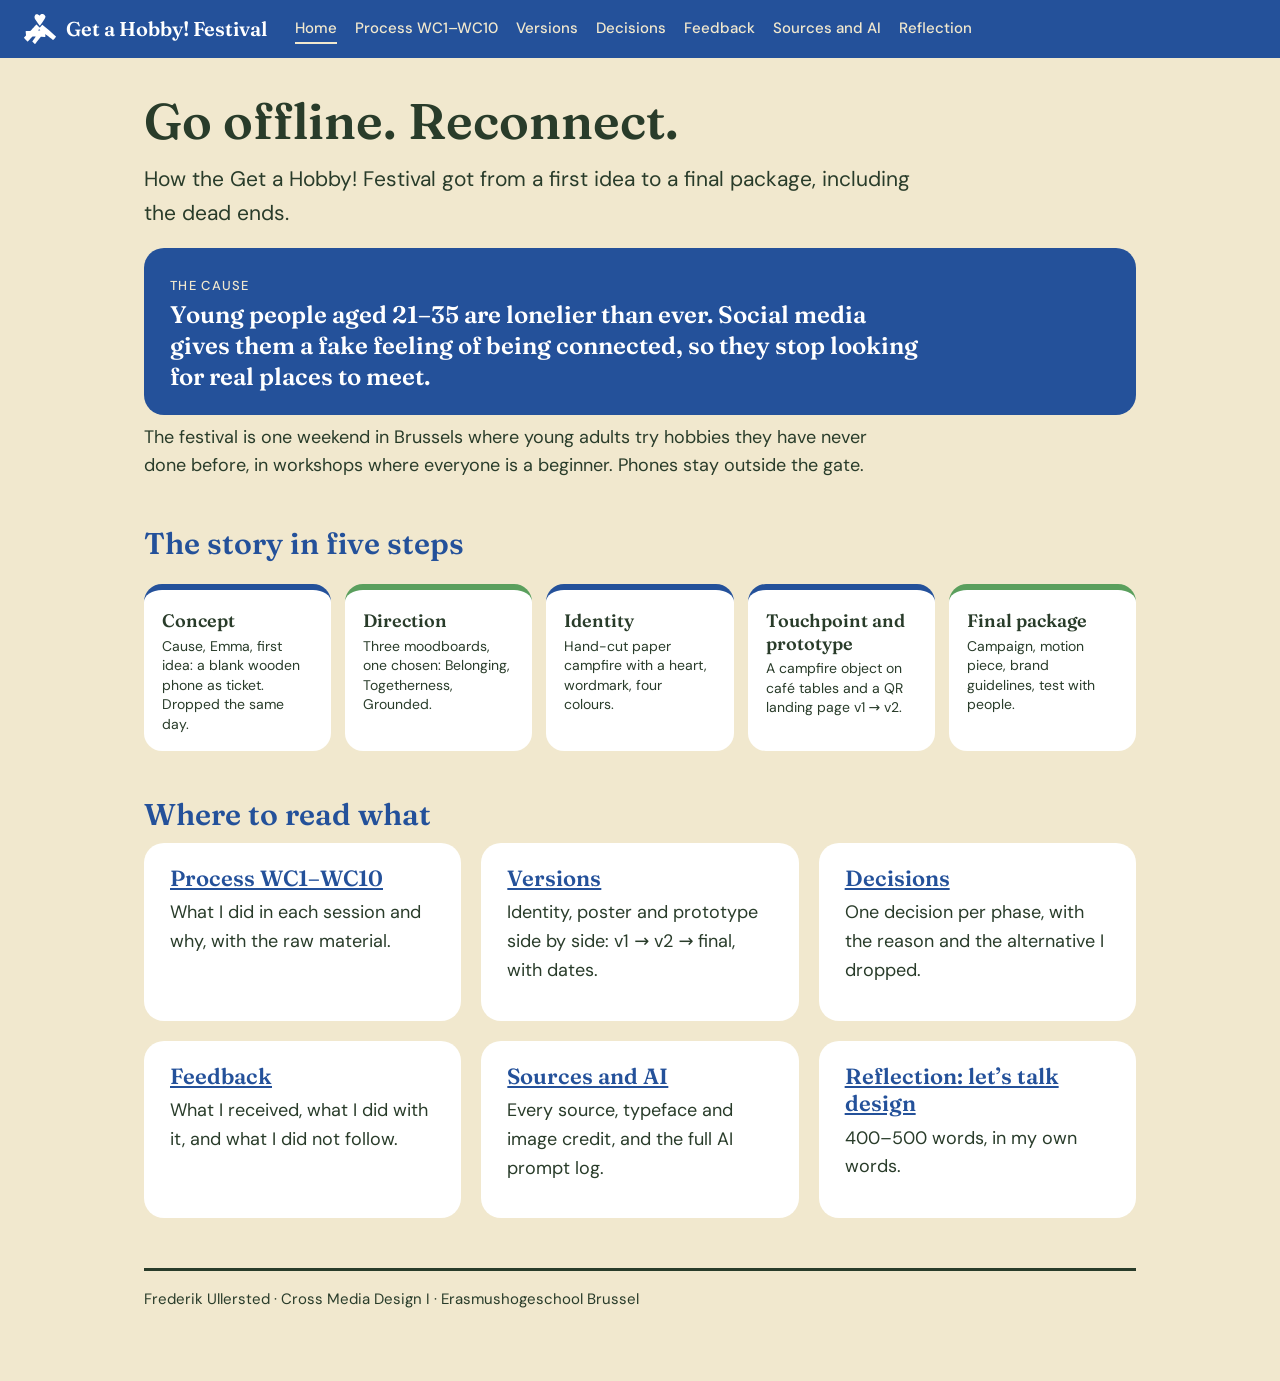
<file: index.html>
<!doctype html><html lang="en"><head><meta charset="utf-8"><meta name="viewport" content="width=device-width,initial-scale=1">
<title>Home · Get a Hobby! Festival process portfolio</title><meta name="description" content="Process portfolio for the Get a Hobby! Festival, Cross Media Design I, Erasmushogeschool Brussel">
<link rel="stylesheet" href="style.css"></head><body>
<header class="site"><a class="brand" href="index.html"><img src="img/mark_blue.svg" alt="">Get a Hobby! Festival</a><nav><a href="index.html" class="on">Home</a><a href="process.html" class="">Process WC1–WC10</a><a href="versions.html" class="">Versions</a><a href="decisions.html" class="">Decisions</a><a href="feedback.html" class="">Feedback</a><a href="sources.html" class="">Sources and AI</a><a href="reflection.html" class="">Reflection</a></nav></header>
<main>
<h1>Go offline. Reconnect.</h1>
<p class="lead">How the Get a Hobby! Festival got from a first idea to a final package, including the dead ends.</p>
<div class="card blue" style="margin:18px 0 8px"><div class="tag">The cause</div><p style="margin:0;font:600 24px/1.3 Fraunces,Georgia,serif;color:#fff">Young people aged 21–35 are lonelier than ever. Social media gives them a fake feeling of being connected, so they stop looking for real places to meet.</p></div>
<p>The festival is one weekend in Brussels where young adults try hobbies they have never done before, in workshops where everyone is a beginner. Phones stay outside the gate.</p>

<h2>The story in five steps</h2>
<div class="timeline">
<div class="step"><b>Concept</b><small>Cause, Emma, first idea: a blank wooden phone as ticket. Dropped the same day.</small></div>
<div class="step d"><b>Direction</b><small>Three moodboards, one chosen: Belonging, Togetherness, Grounded.</small></div>
<div class="step"><b>Identity</b><small>Hand-cut paper campfire with a heart, wordmark, four colours.</small></div>
<div class="step"><b>Touchpoint and prototype</b><small>A campfire object on café tables and a QR landing page v1 → v2.</small></div>
<div class="step d"><b>Final package</b><small>Campaign, motion piece, brand guidelines, test with people.</small></div>
</div>

<h2>Where to read what</h2>
<div class="grid g2">
<div class="card"><h3 style="margin-top:0"><a href="process.html">Process WC1–WC10</a></h3><p>What I did in each session and why, with the raw material.</p></div>
<div class="card"><h3 style="margin-top:0"><a href="versions.html">Versions</a></h3><p>Identity, poster and prototype side by side: v1 → v2 → final, with dates.</p></div>
<div class="card"><h3 style="margin-top:0"><a href="decisions.html">Decisions</a></h3><p>One decision per phase, with the reason and the alternative I dropped.</p></div>
<div class="card"><h3 style="margin-top:0"><a href="feedback.html">Feedback</a></h3><p>What I received, what I did with it, and what I did not follow.</p></div>
<div class="card"><h3 style="margin-top:0"><a href="sources.html">Sources and AI</a></h3><p>Every source, typeface and image credit, and the full AI prompt log.</p></div>
<div class="card"><h3 style="margin-top:0"><a href="reflection.html">Reflection: let’s talk design</a></h3><p>400–500 words, in my own words.</p></div>
</div>

<footer>Frederik Ullersted · Cross Media Design I · Erasmushogeschool Brussel</footer></main></body></html>
</file>
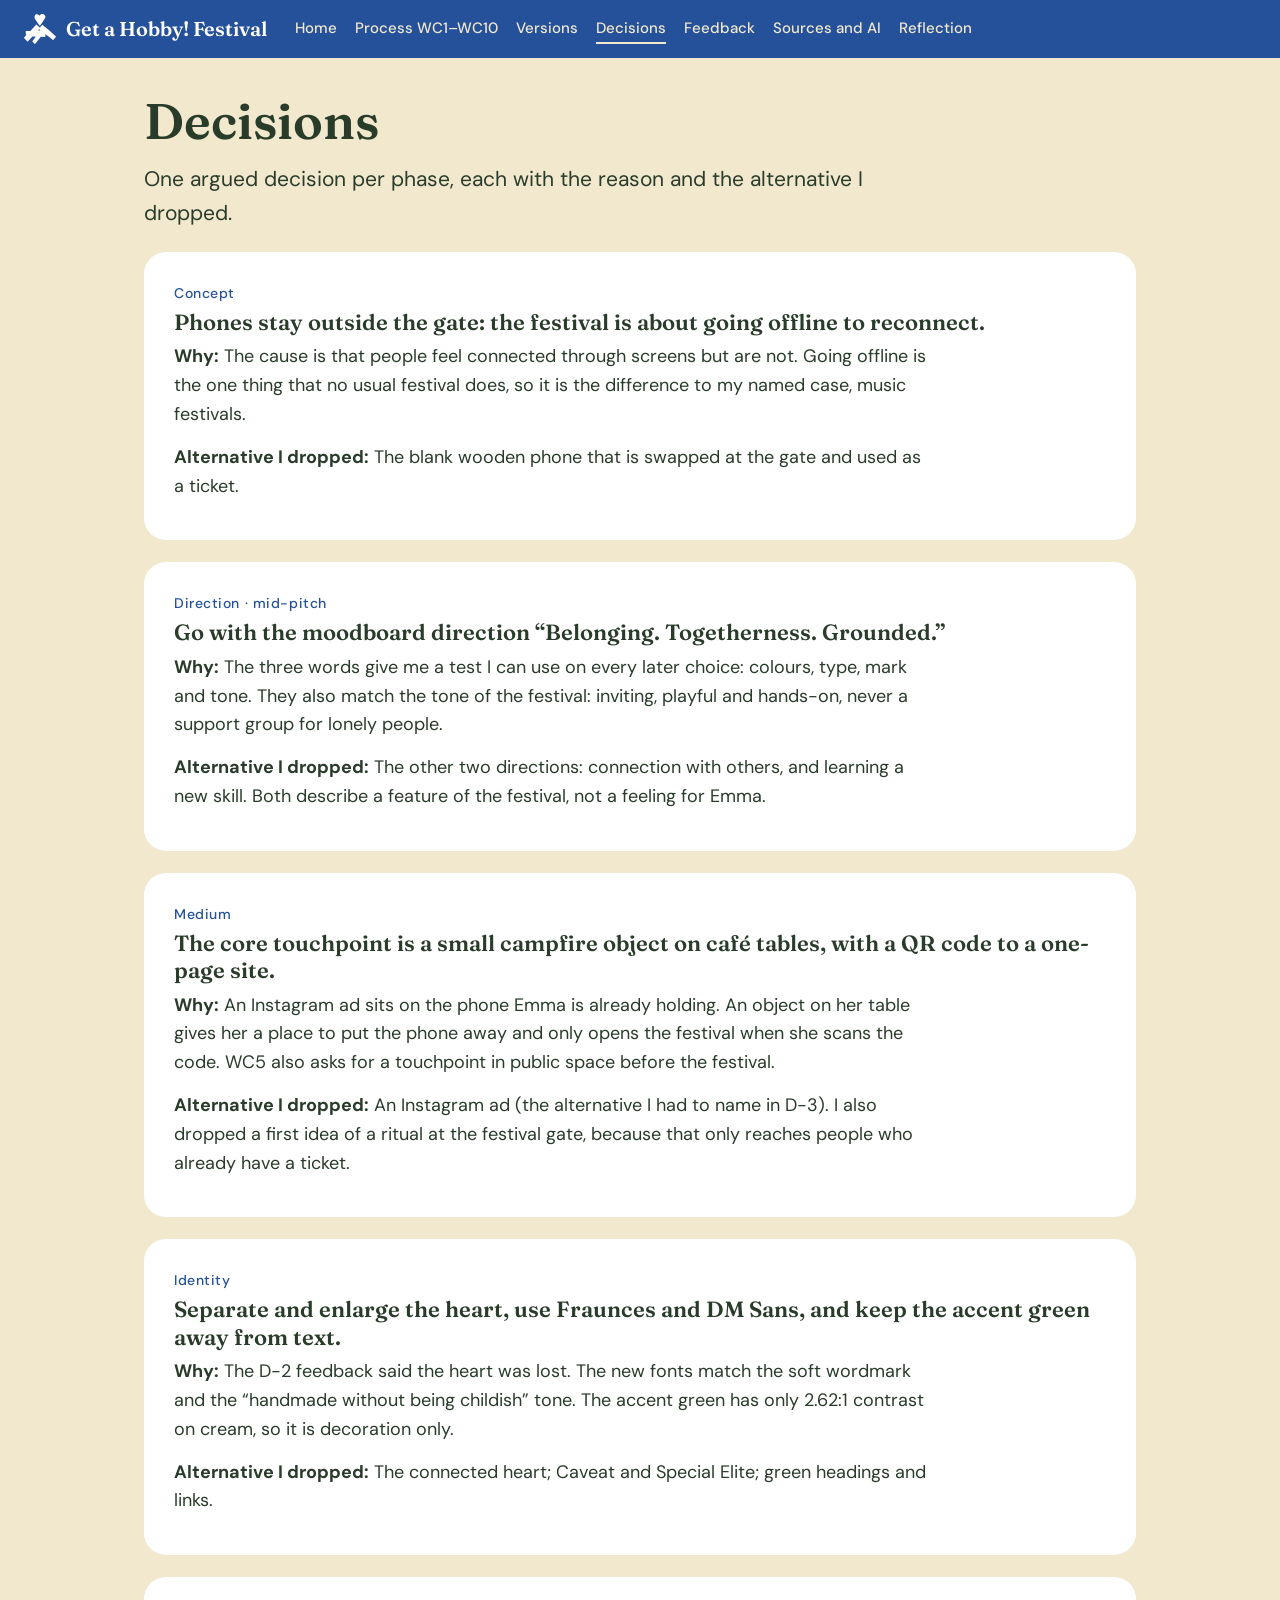
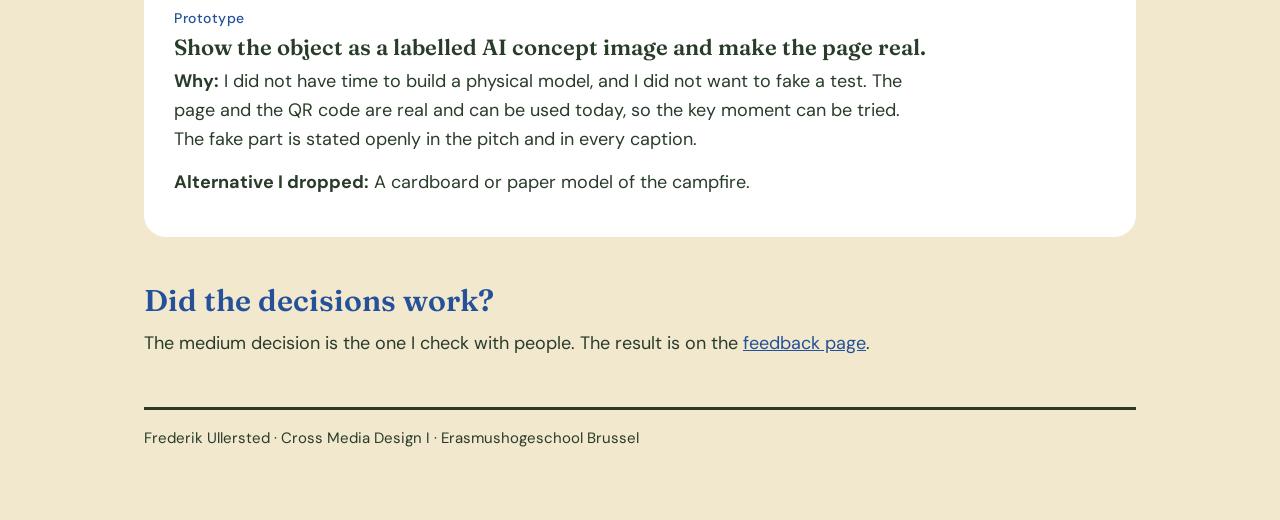
<file: decisions.html>
<!doctype html><html lang="en"><head><meta charset="utf-8"><meta name="viewport" content="width=device-width,initial-scale=1">
<title>Decisions · Get a Hobby! Festival process portfolio</title><meta name="description" content="Process portfolio for the Get a Hobby! Festival, Cross Media Design I, Erasmushogeschool Brussel">
<link rel="stylesheet" href="style.css"></head><body>
<header class="site"><a class="brand" href="index.html"><img src="img/mark_blue.svg" alt="">Get a Hobby! Festival</a><nav><a href="index.html" class="">Home</a><a href="process.html" class="">Process WC1–WC10</a><a href="versions.html" class="">Versions</a><a href="decisions.html" class="on">Decisions</a><a href="feedback.html" class="">Feedback</a><a href="sources.html" class="">Sources and AI</a><a href="reflection.html" class="">Reflection</a></nav></header>
<main>
<h1>Decisions</h1>
<p class="lead">One argued decision per phase, each with the reason and the alternative I dropped.</p>
<section class="entry"><span class="date">Concept</span><h3>Phones stay outside the gate: the festival is about going offline to reconnect.</h3><p><b>Why:</b> The cause is that people feel connected through screens but are not. Going offline is the one thing that no usual festival does, so it is the difference to my named case, music festivals.</p><p><b>Alternative I dropped:</b> The blank wooden phone that is swapped at the gate and used as a ticket.</p></section>
<section class="entry"><span class="date">Direction · mid-pitch</span><h3>Go with the moodboard direction “Belonging. Togetherness. Grounded.”</h3><p><b>Why:</b> The three words give me a test I can use on every later choice: colours, type, mark and tone. They also match the tone of the festival: inviting, playful and hands-on, never a support group for lonely people.</p><p><b>Alternative I dropped:</b> The other two directions: connection with others, and learning a new skill. Both describe a feature of the festival, not a feeling for Emma.</p></section>
<section class="entry"><span class="date">Medium</span><h3>The core touchpoint is a small campfire object on café tables, with a QR code to a one-page site.</h3><p><b>Why:</b> An Instagram ad sits on the phone Emma is already holding. An object on her table gives her a place to put the phone away and only opens the festival when she scans the code. WC5 also asks for a touchpoint in public space before the festival.</p><p><b>Alternative I dropped:</b> An Instagram ad (the alternative I had to name in D-3). I also dropped a first idea of a ritual at the festival gate, because that only reaches people who already have a ticket.</p></section>
<section class="entry"><span class="date">Identity</span><h3>Separate and enlarge the heart, use Fraunces and DM Sans, and keep the accent green away from text.</h3><p><b>Why:</b> The D-2 feedback said the heart was lost. The new fonts match the soft wordmark and the “handmade without being childish” tone. The accent green has only 2.62:1 contrast on cream, so it is decoration only.</p><p><b>Alternative I dropped:</b> The connected heart; Caveat and Special Elite; green headings and links.</p></section>
<section class="entry"><span class="date">Prototype</span><h3>Show the object as a labelled AI concept image and make the page real.</h3><p><b>Why:</b> I did not have time to build a physical model, and I did not want to fake a test. The page and the QR code are real and can be used today, so the key moment can be tried. The fake part is stated openly in the pitch and in every caption.</p><p><b>Alternative I dropped:</b> A cardboard or paper model of the campfire.</p></section>
<h2>Did the decisions work?</h2>
<p>The medium decision is the one I check with people. The result is on the <a href="feedback.html">feedback page</a>.</p>

<footer>Frederik Ullersted · Cross Media Design I · Erasmushogeschool Brussel</footer></main></body></html>
</file>
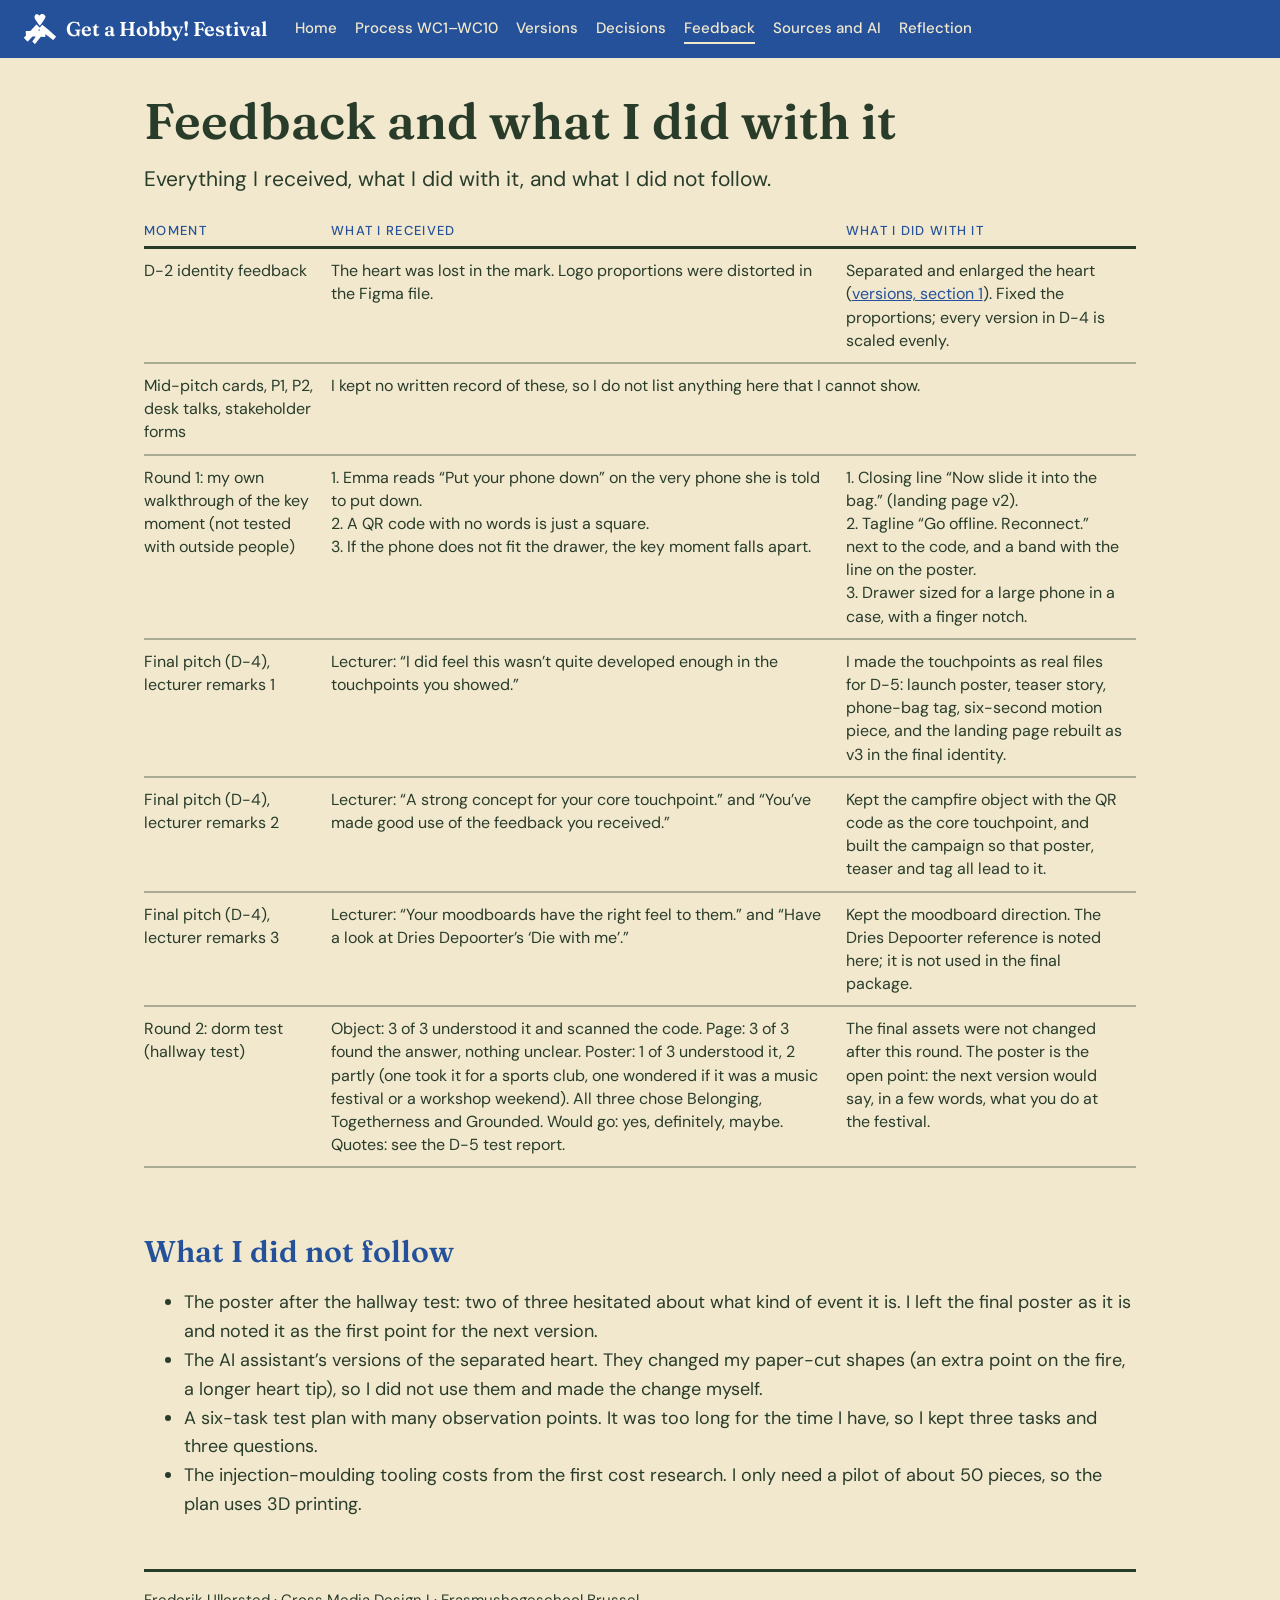
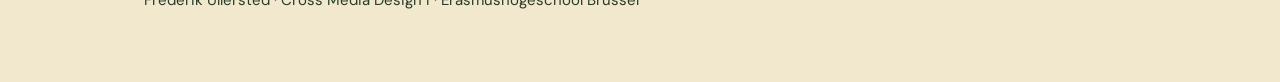
<file: feedback.html>
<!doctype html><html lang="en"><head><meta charset="utf-8"><meta name="viewport" content="width=device-width,initial-scale=1">
<title>Feedback · Get a Hobby! Festival process portfolio</title><meta name="description" content="Process portfolio for the Get a Hobby! Festival, Cross Media Design I, Erasmushogeschool Brussel">
<link rel="stylesheet" href="style.css"></head><body>
<header class="site"><a class="brand" href="index.html"><img src="img/mark_blue.svg" alt="">Get a Hobby! Festival</a><nav><a href="index.html" class="">Home</a><a href="process.html" class="">Process WC1–WC10</a><a href="versions.html" class="">Versions</a><a href="decisions.html" class="">Decisions</a><a href="feedback.html" class="on">Feedback</a><a href="sources.html" class="">Sources and AI</a><a href="reflection.html" class="">Reflection</a></nav></header>
<main>
<h1>Feedback and what I did with it</h1>
<p class="lead">Everything I received, what I did with it, and what I did not follow.</p>
<div class="tablewrap"><table><thead><tr><th>Moment</th><th>What I received</th><th>What I did with it</th></tr></thead><tbody>
<tr><td>D-2 identity feedback</td><td>The heart was lost in the mark. Logo proportions were distorted in the Figma file.</td><td>Separated and enlarged the heart (<a href="versions.html">versions, section 1</a>). Fixed the proportions; every version in D-4 is scaled evenly.</td></tr>
<tr><td>Mid-pitch cards, P1, P2, desk talks, stakeholder forms</td><td colspan="2">I kept no written record of these, so I do not list anything here that I cannot show.</td></tr>
<tr><td>Round 1: my own walkthrough of the key moment (not tested with outside people)</td><td>1. Emma reads “Put your phone down” on the very phone she is told to put down.<br>2. A QR code with no words is just a square.<br>3. If the phone does not fit the drawer, the key moment falls apart.</td><td>1. Closing line “Now slide it into the bag.” (landing page v2).<br>2. Tagline “Go offline. Reconnect.” next to the code, and a band with the line on the poster.<br>3. Drawer sized for a large phone in a case, with a finger notch.</td></tr>
<tr><td>Final pitch (D-4), lecturer remarks 1</td><td>Lecturer: “I did feel this wasn’t quite developed enough in the touchpoints you showed.”</td><td>I made the touchpoints as real files for D-5: launch poster, teaser story, phone-bag tag, six-second motion piece, and the landing page rebuilt as v3 in the final identity.</td></tr><tr><td>Final pitch (D-4), lecturer remarks 2</td><td>Lecturer: “A strong concept for your core touchpoint.” and “You’ve made good use of the feedback you received.”</td><td>Kept the campfire object with the QR code as the core touchpoint, and built the campaign so that poster, teaser and tag all lead to it.</td></tr><tr><td>Final pitch (D-4), lecturer remarks 3</td><td>Lecturer: “Your moodboards have the right feel to them.” and “Have a look at Dries Depoorter’s ‘Die with me’.”</td><td>Kept the moodboard direction. The Dries Depoorter reference is noted here; it is not used in the final package.</td></tr>
<tr><td>Round 2: dorm test (hallway test)</td><td>Object: 3 of 3 understood it and scanned the code. Page: 3 of 3 found the answer, nothing unclear. Poster: 1 of 3 understood it, 2 partly (one took it for a sports club, one wondered if it was a music festival or a workshop weekend). All three chose Belonging, Togetherness and Grounded. Would go: yes, definitely, maybe. Quotes: see the D-5 test report.</td><td>The final assets were not changed after this round. The poster is the open point: the next version would say, in a few words, what you do at the festival.</td></tr>
</tbody></table></div>
<h2>What I did not follow</h2>
<ul><li>The poster after the hallway test: two of three hesitated about what kind of event it is. I left the final poster as it is and noted it as the first point for the next version.</li>
<li>The AI assistant’s versions of the separated heart. They changed my paper-cut shapes (an extra point on the fire, a longer heart tip), so I did not use them and made the change myself.</li>
<li>A six-task test plan with many observation points. It was too long for the time I have, so I kept three tasks and three questions.</li>
<li>The injection-moulding tooling costs from the first cost research. I only need a pilot of about 50 pieces, so the plan uses 3D printing.</li></ul>

<footer>Frederik Ullersted · Cross Media Design I · Erasmushogeschool Brussel</footer></main></body></html>
</file>
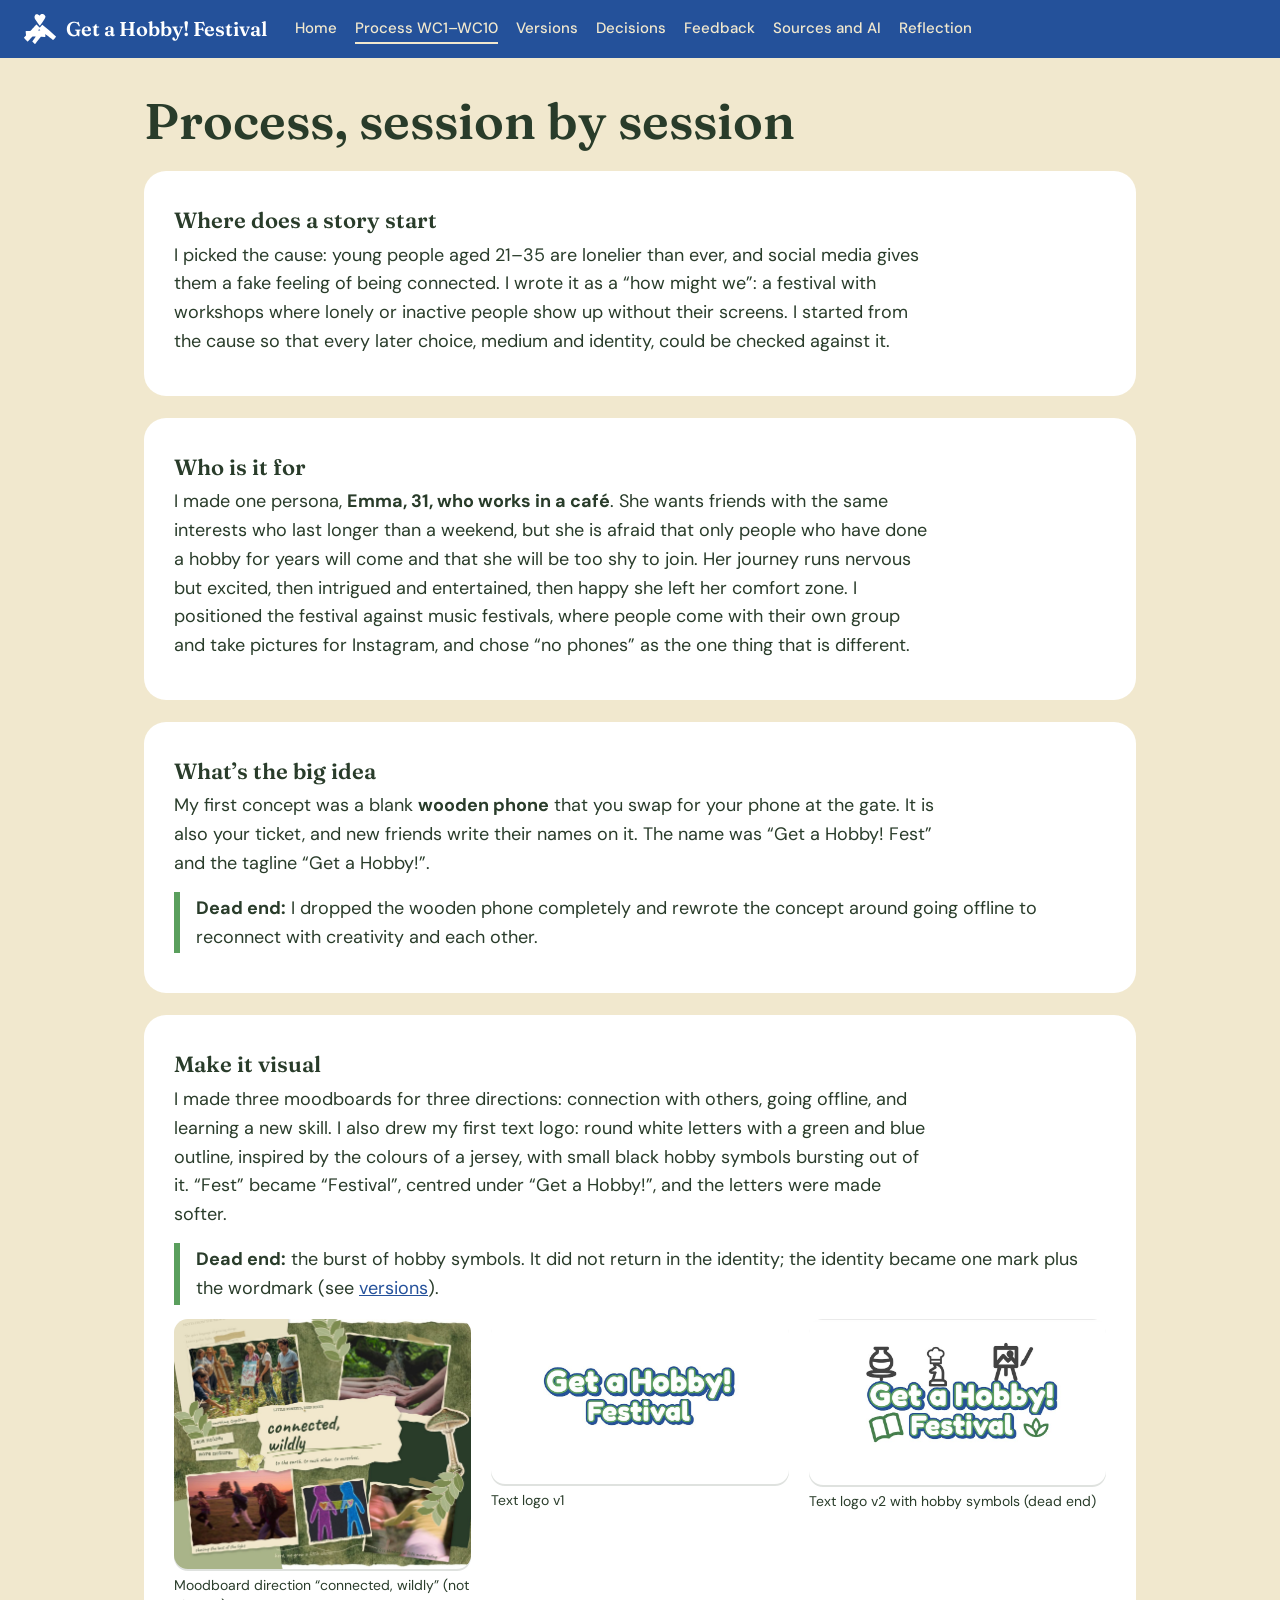
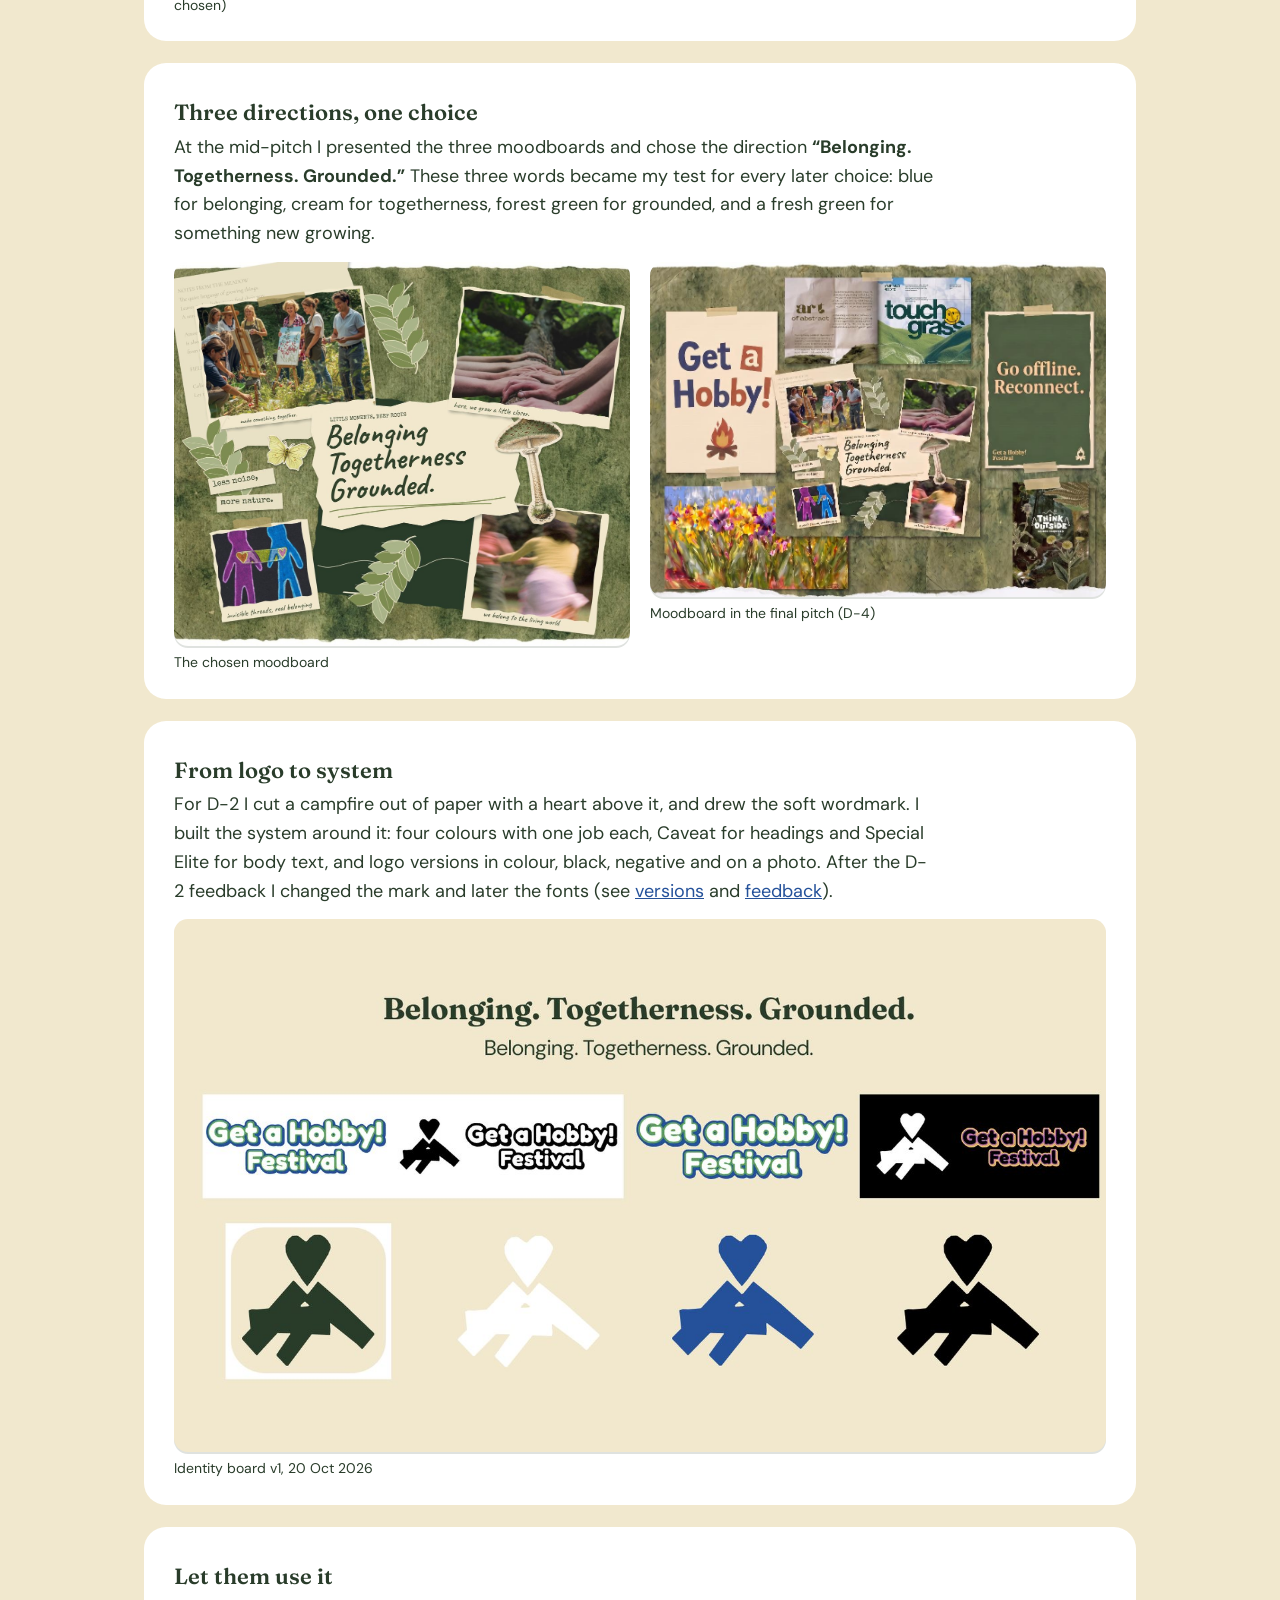
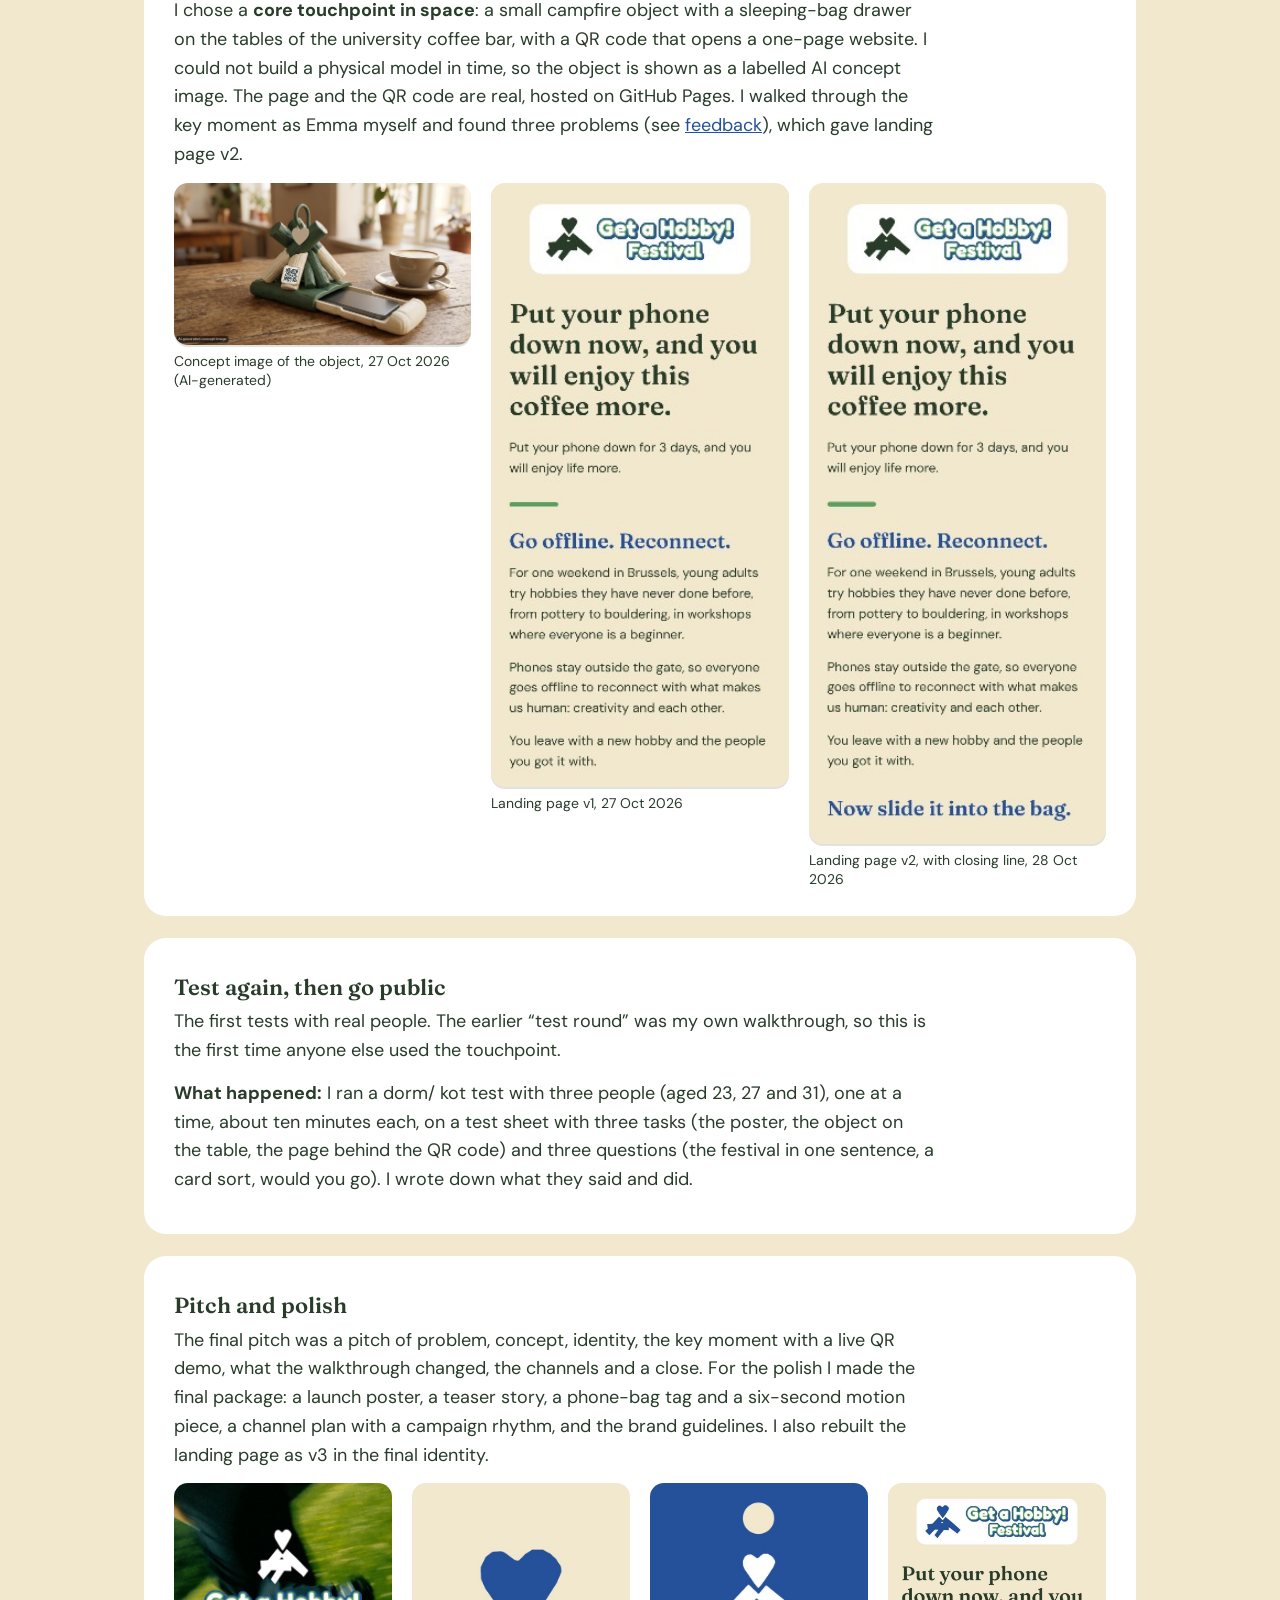
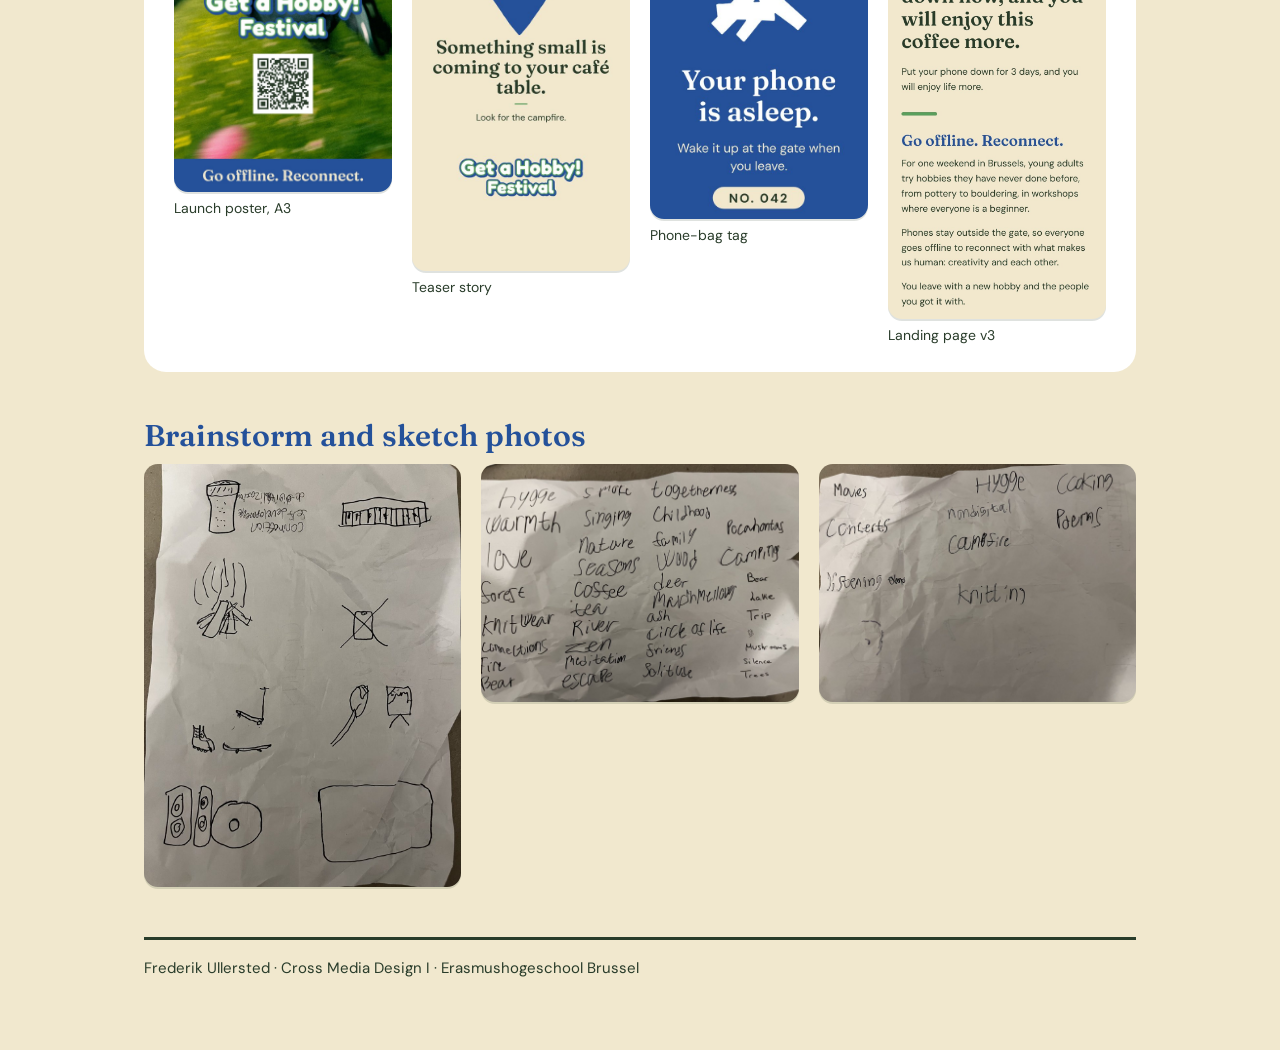
<file: process.html>
<!doctype html><html lang="en"><head><meta charset="utf-8"><meta name="viewport" content="width=device-width,initial-scale=1">
<title>Process WC1–WC10 · Get a Hobby! Festival process portfolio</title><meta name="description" content="Process portfolio for the Get a Hobby! Festival, Cross Media Design I, Erasmushogeschool Brussel">
<link rel="stylesheet" href="style.css"></head><body>
<header class="site"><a class="brand" href="index.html"><img src="img/mark_blue.svg" alt="">Get a Hobby! Festival</a><nav><a href="index.html" class="">Home</a><a href="process.html" class="on">Process WC1–WC10</a><a href="versions.html" class="">Versions</a><a href="decisions.html" class="">Decisions</a><a href="feedback.html" class="">Feedback</a><a href="sources.html" class="">Sources and AI</a><a href="reflection.html" class="">Reflection</a></nav></header>
<main>
<h1>Process, session by session</h1>

<section class="entry" id="wc1"><div class="meta"></div><h3>Where does a story start</h3><p>I picked the cause: young people aged 21–35 are lonelier than ever, and social media gives them a fake feeling of being connected. I wrote it as a “how might we”: a festival with workshops where lonely or inactive people show up without their screens. I started from the cause so that every later choice, medium and identity, could be checked against it.</p></section>
<section class="entry" id="wc2"><div class="meta"></div><h3>Who is it for</h3><p>I made one persona, <b>Emma, 31, who works in a café</b>. She wants friends with the same interests who last longer than a weekend, but she is afraid that only people who have done a hobby for years will come and that she will be too shy to join. Her journey runs nervous but excited, then intrigued and entertained, then happy she left her comfort zone. I positioned the festival against music festivals, where people come with their own group and take pictures for Instagram, and chose “no phones” as the one thing that is different.</p></section>
<section class="entry" id="wc3"><div class="meta"></div><h3>What’s the big idea</h3><p>My first concept was a blank <b>wooden phone</b> that you swap for your phone at the gate. It is also your ticket, and new friends write their names on it. The name was “Get a Hobby! Fest” and the tagline “Get a Hobby!”.</p>
<div class="dead"><b>Dead end:</b> I dropped the wooden phone completely and rewrote the concept around going offline to reconnect with creativity and each other.</div></section>
<section class="entry" id="wc4"><div class="meta"></div><h3>Make it visual</h3><p>I made three moodboards for three directions: connection with others, going offline, and learning a new skill. I also drew my first text logo: round white letters with a green and blue outline, inspired by the colours of a jersey, with small black hobby symbols bursting out of it. “Fest” became “Festival”, centred under “Get a Hobby!”, and the letters were made softer.</p>
<div class="dead"><b>Dead end:</b> the burst of hobby symbols. It did not return in the identity; the identity became one mark plus the wordmark (see <a href="versions.html">versions</a>).</div><div class="grid g3" style="margin-top:14px"><figure class=""><img src="img/moodboard_direction.jpg" alt="Moodboard direction “connected, wildly” (not chosen)" loading="lazy"><figcaption>Moodboard direction “connected, wildly” (not chosen)</figcaption></figure><figure class=""><img src="img/text_logo_v1.jpg" alt="Text logo v1" loading="lazy"><figcaption>Text logo v1</figcaption></figure><figure class=""><img src="img/text_logo_v2.jpg" alt="Text logo v2 with hobby symbols (dead end)" loading="lazy"><figcaption>Text logo v2 with hobby symbols (dead end)</figcaption></figure></div></section>
<section class="entry" id="wc5"><div class="meta"></div><h3>Three directions, one choice</h3><p>At the mid-pitch I presented the three moodboards and chose the direction <b>“Belonging. Togetherness. Grounded.”</b> These three words became my test for every later choice: blue for belonging, cream for togetherness, forest green for grounded, and a fresh green for something new growing.</p><div class="grid g2" style="margin-top:14px"><figure class=""><img src="img/moodboard_chosen.jpg" alt="The chosen moodboard" loading="lazy"><figcaption>The chosen moodboard</figcaption></figure><figure class=""><img src="img/moodboard_final_d4.jpg" alt="Moodboard in the final pitch (D-4)" loading="lazy"><figcaption>Moodboard in the final pitch (D-4)</figcaption></figure></div></section>
<section class="entry" id="wc6"><div class="meta"></div><h3>From logo to system</h3><p>For D-2 I cut a campfire out of paper with a heart above it, and drew the soft wordmark. I built the system around it: four colours with one job each, Caveat for headings and Special Elite for body text, and logo versions in colour, black, negative and on a photo. After the D-2 feedback I changed the mark and later the fonts (see <a href="versions.html">versions</a> and <a href="feedback.html">feedback</a>).</p><div style="margin-top:14px"><figure class=""><img src="img/identity_v1_20oct.jpg" alt="Identity board v1, 20 Oct 2026" loading="lazy"><figcaption>Identity board v1, 20 Oct 2026</figcaption></figure></div></section>
<section class="entry" id="wc7"><div class="meta"></div><h3>Let them use it</h3><p>I chose a <b>core touchpoint in space</b>: a small campfire object with a sleeping-bag drawer on the tables of the university coffee bar, with a QR code that opens a one-page website. I could not build a physical model in time, so the object is shown as a labelled AI concept image. The page and the QR code are real, hosted on GitHub Pages. I walked through the key moment as Emma myself and found three problems (see <a href="feedback.html">feedback</a>), which gave landing page v2.</p><div class="grid g3" style="margin-top:14px"><figure class=""><img src="img/object_concept.jpg" alt="Concept image of the object, 27 Oct 2026 (AI-generated)" loading="lazy"><figcaption>Concept image of the object, 27 Oct 2026 (AI-generated)</figcaption></figure><figure class="phone"><img src="img/landing_v1.jpg" alt="Landing page v1, 27 Oct 2026" loading="lazy"><figcaption>Landing page v1, 27 Oct 2026</figcaption></figure><figure class="phone"><img src="img/landing_v2.jpg" alt="Landing page v2, with closing line, 28 Oct 2026" loading="lazy"><figcaption>Landing page v2, with closing line, 28 Oct 2026</figcaption></figure></div></section>
<section class="entry" id="wc8"><div class="meta"></div><h3>Test again, then go public</h3><p>The first tests with real people. The earlier “test round” was my own walkthrough, so this is the first time anyone else used the touchpoint.</p><p><b>What happened:</b> I ran a dorm/ kot test with three people (aged 23, 27 and 31), one at a time, about ten minutes each, on a test sheet with three tasks (the poster, the object on the table, the page behind the QR code) and three questions (the festival in one sentence, a card sort, would you go). I wrote down what they said and did.</p></section>
<section class="entry" id="wc9-wc10"><div class="meta"></div><h3>Pitch and polish</h3><p>The final pitch was a pitch of problem, concept, identity, the key moment with a live QR demo, what the walkthrough changed, the channels and a close. For the polish I made the final package: a launch poster, a teaser story, a phone-bag tag and a six-second motion piece, a channel plan with a campaign rhythm, and the brand guidelines. I also rebuilt the landing page as v3 in the final identity.</p><div class="grid g4" style="margin-top:14px"><figure class=""><img src="img/poster_final.jpg" alt="Launch poster, A3" loading="lazy"><figcaption>Launch poster, A3</figcaption></figure><figure class="phone"><img src="img/story_teaser.jpg" alt="Teaser story" loading="lazy"><figcaption>Teaser story</figcaption></figure><figure class=""><img src="img/tag.jpg" alt="Phone-bag tag" loading="lazy"><figcaption>Phone-bag tag</figcaption></figure><figure class="phone"><img src="img/landing_v3.jpg" alt="Landing page v3" loading="lazy"><figcaption>Landing page v3</figcaption></figure></div></section>
<h2>Brainstorm and sketch photos</h2><div class="grid g3"><figure class=""><img src="img/brainstorm_1.jpg" alt="Brainstorm sheet 1: hand-drawn icons (campfire, crossed-out phone, instruments, wheels, paint easel) and the words “connection”, “self-development”, “de-digitalization”. Date not recorded." loading="lazy"></figure><figure class=""><img src="img/brainstorm_2.jpg" alt="Brainstorm sheet 2: word association with hygge, togetherness, warmth, fire, camping, knitwear, silence and more" loading="lazy"></figure><figure class=""><img src="img/brainstorm_3.jpg" alt="Brainstorm sheet 3: hobbies and words such as movies, concerts, cooking, poems, knitting, campfire and “nondigital”. Date not recorded." loading="lazy"></figure></div>

<footer>Frederik Ullersted · Cross Media Design I · Erasmushogeschool Brussel</footer></main></body></html>
</file>
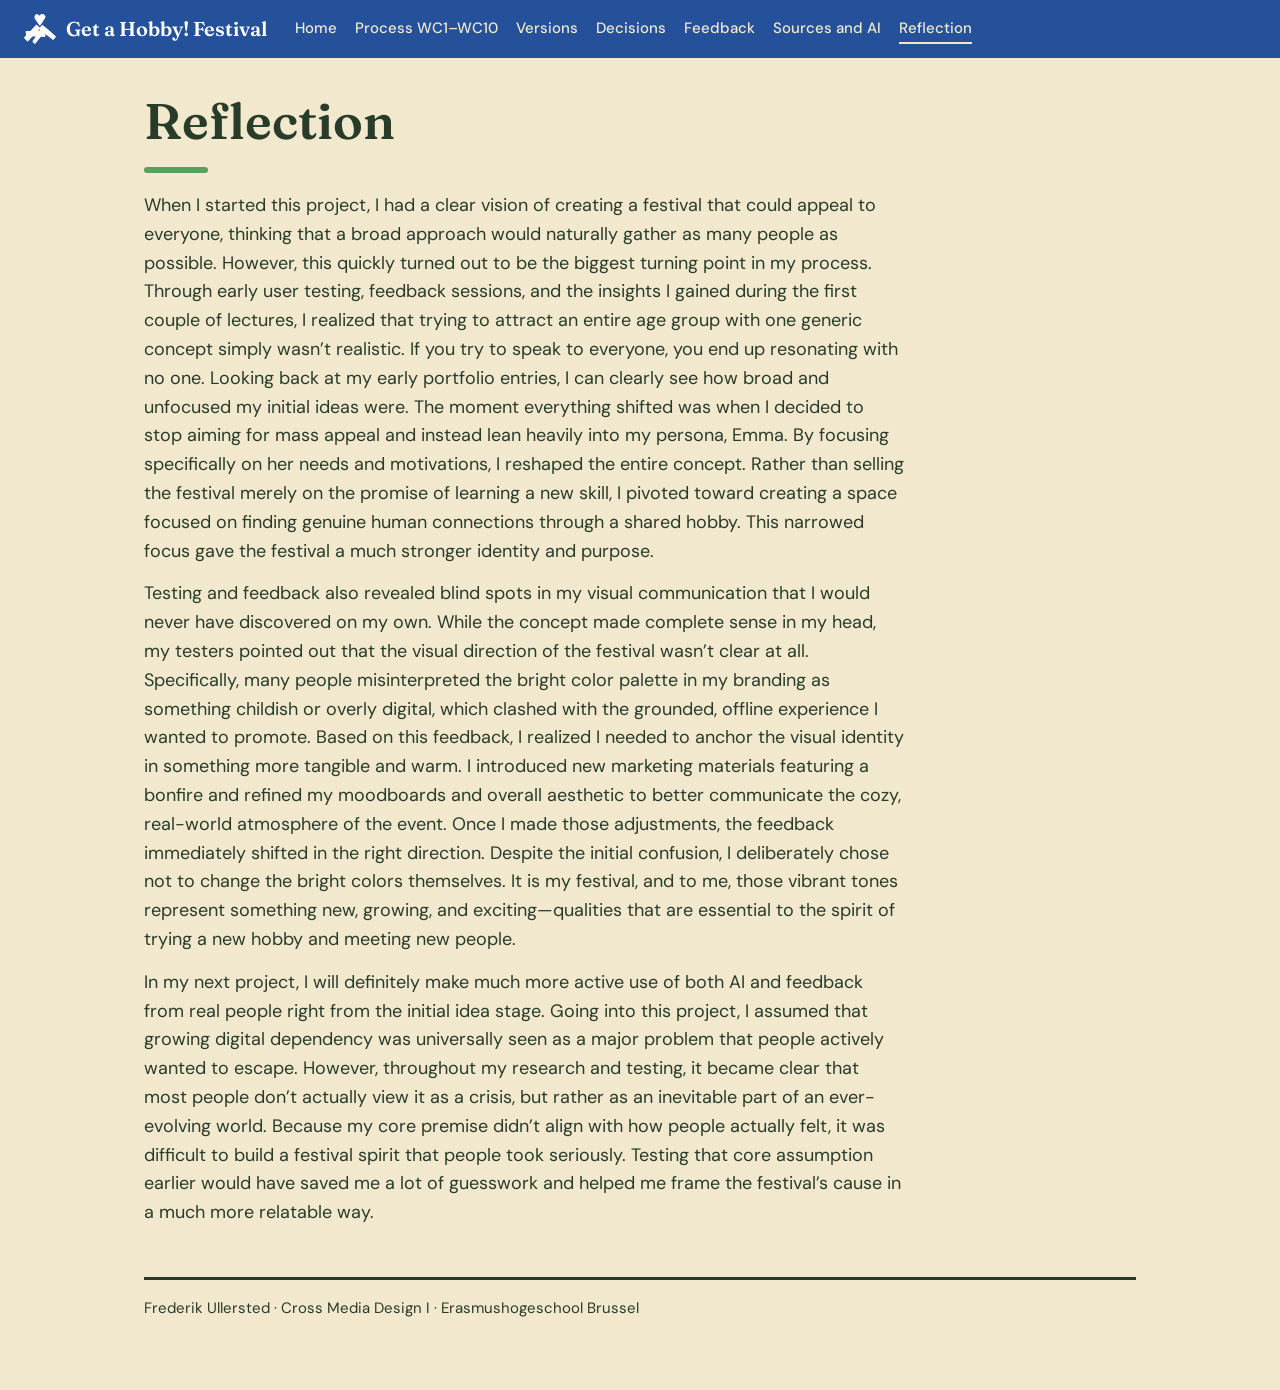
<file: reflection.html>
<!doctype html><html lang="en"><head><meta charset="utf-8"><meta name="viewport" content="width=device-width,initial-scale=1">
<title>Reflection · Get a Hobby! Festival process portfolio</title><meta name="description" content="Process portfolio for the Get a Hobby! Festival, Cross Media Design I, Erasmushogeschool Brussel">
<link rel="stylesheet" href="style.css"></head><body>
<header class="site"><a class="brand" href="index.html"><img src="img/mark_blue.svg" alt="">Get a Hobby! Festival</a><nav><a href="index.html" class="">Home</a><a href="process.html" class="">Process WC1–WC10</a><a href="versions.html" class="">Versions</a><a href="decisions.html" class="">Decisions</a><a href="feedback.html" class="">Feedback</a><a href="sources.html" class="">Sources and AI</a><a href="reflection.html" class="on">Reflection</a></nav></header>
<main><h1>Reflection</h1><div class="rule"></div><div style="max-width:760px"><p>When I started this project, I had a clear vision of creating a festival that could appeal to everyone, thinking that a broad approach would naturally gather as many people as possible. However, this quickly turned out to be the biggest turning point in my process. Through early user testing, feedback sessions, and the insights I gained during the first couple of lectures, I realized that trying to attract an entire age group with one generic concept simply wasn’t realistic. If you try to speak to everyone, you end up resonating with no one. Looking back at my early portfolio entries, I can clearly see how broad and unfocused my initial ideas were. The moment everything shifted was when I decided to stop aiming for mass appeal and instead lean heavily into my persona, Emma. By focusing specifically on her needs and motivations, I reshaped the entire concept. Rather than selling the festival merely on the promise of learning a new skill, I pivoted toward creating a space focused on finding genuine human connections through a shared hobby. This narrowed focus gave the festival a much stronger identity and purpose.</p><p>Testing and feedback also revealed blind spots in my visual communication that I would never have discovered on my own. While the concept made complete sense in my head, my testers pointed out that the visual direction of the festival wasn’t clear at all. Specifically, many people misinterpreted the bright color palette in my branding as something childish or overly digital, which clashed with the grounded, offline experience I wanted to promote. Based on this feedback, I realized I needed to anchor the visual identity in something more tangible and warm. I introduced new marketing materials featuring a bonfire and refined my moodboards and overall aesthetic to better communicate the cozy, real-world atmosphere of the event. Once I made those adjustments, the feedback immediately shifted in the right direction. Despite the initial confusion, I deliberately chose not to change the bright colors themselves. It is my festival, and to me, those vibrant tones represent something new, growing, and exciting—qualities that are essential to the spirit of trying a new hobby and meeting new people.</p><p>In my next project, I will definitely make much more active use of both AI and feedback from real people right from the initial idea stage. Going into this project, I assumed that growing digital dependency was universally seen as a major problem that people actively wanted to escape. However, throughout my research and testing, it became clear that most people don’t actually view it as a crisis, but rather as an inevitable part of an ever-evolving world. Because my core premise didn’t align with how people actually felt, it was difficult to build a festival spirit that people took seriously. Testing that core assumption earlier would have saved me a lot of guesswork and helped me frame the festival’s cause in a much more relatable way.</p></div>
<footer>Frederik Ullersted · Cross Media Design I · Erasmushogeschool Brussel</footer></main></body></html>
</file>
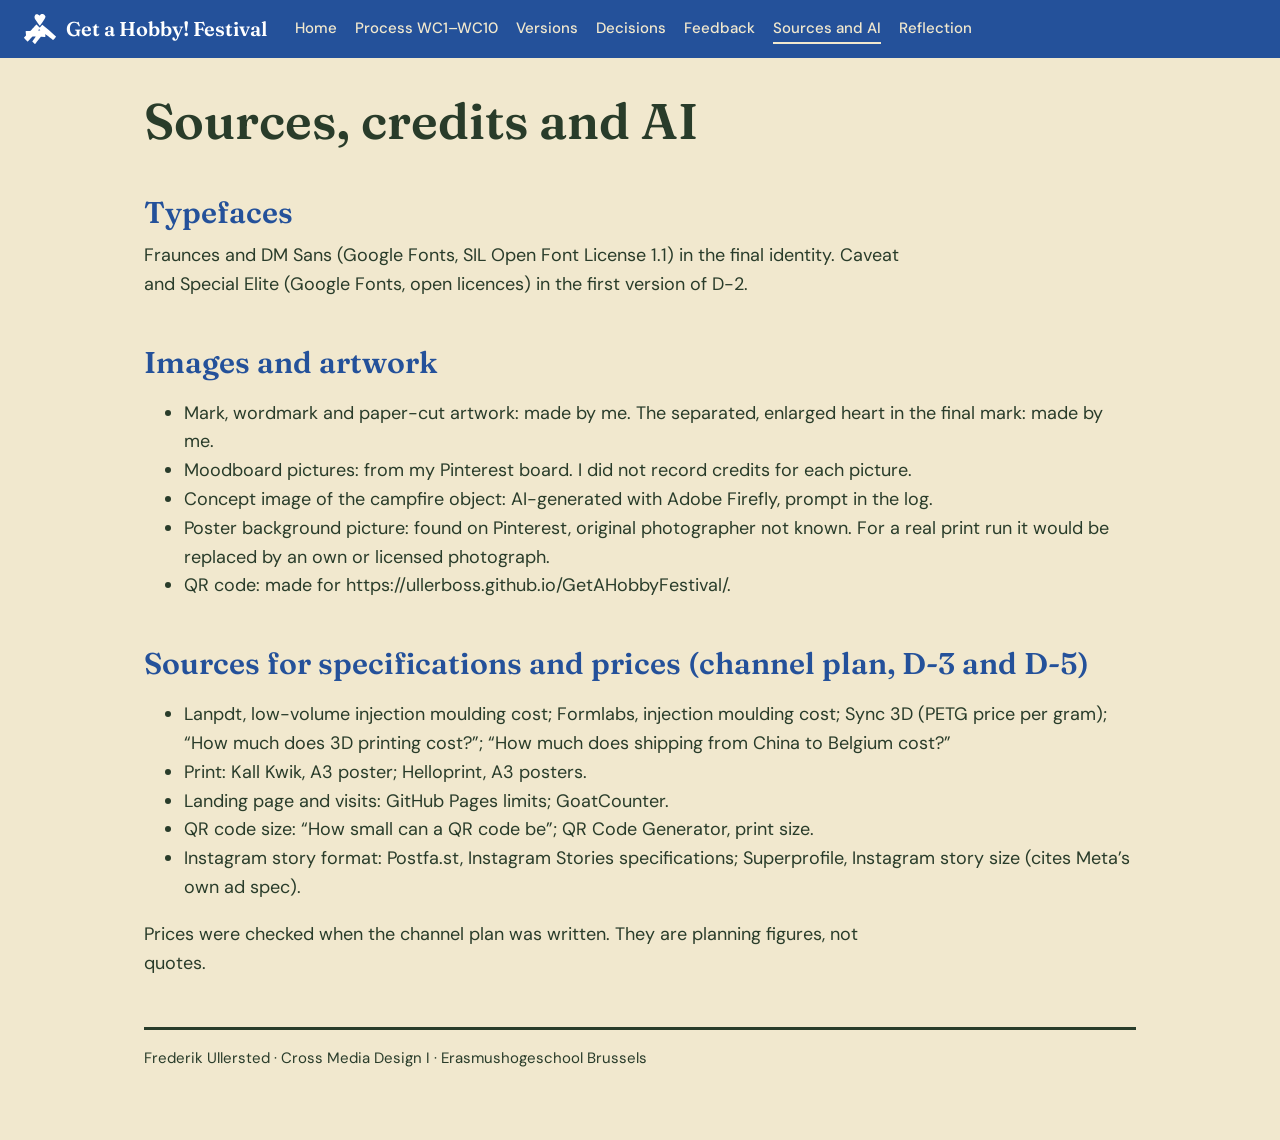
<file: sources.html>
<!doctype html><html lang="en"><head><meta charset="utf-8"><meta name="viewport" content="width=device-width,initial-scale=1">
<title>Sources and AI · Get a Hobby! Festival process portfolio</title><meta name="description" content="Process portfolio for the Get a Hobby! Festival, Cross Media Design I, Erasmushogeschool Brussel">
<link rel="stylesheet" href="style.css"></head><body>
<header class="site"><a class="brand" href="index.html"><img src="img/mark_blue.svg" alt="">Get a Hobby! Festival</a><nav><a href="index.html" class="">Home</a><a href="process.html" class="">Process WC1–WC10</a><a href="versions.html" class="">Versions</a><a href="decisions.html" class="">Decisions</a><a href="feedback.html" class="">Feedback</a><a href="sources.html" class="on">Sources and AI</a><a href="reflection.html" class="">Reflection</a></nav></header>
<main>
<h1>Sources, credits and AI</h1>
<h2>Typefaces</h2>
<p>Fraunces and DM Sans (Google Fonts, SIL Open Font License 1.1) in the final identity. Caveat and Special Elite (Google Fonts, open licences) in the first version of D-2.</p>
<h2>Images and artwork</h2>
<ul>
<li>Mark, wordmark and paper-cut artwork: made by me. The separated, enlarged heart in the final mark: made by me.</li>
<li>Moodboard pictures: from my Pinterest board. I did not record credits for each picture.</li>
<li>Concept image of the campfire object: AI-generated with Adobe Firefly, prompt in the log.</li>
<li>Poster background picture: found on Pinterest, original photographer not known. For a real print run it would be replaced by an own or licensed photograph.</li>
<li>QR code: made for https://ullerboss.github.io/GetAHobbyFestival/.</li></ul>
<h2>Sources for specifications and prices (channel plan, D-3 and D-5)</h2>
<ul><li>Lanpdt, low-volume injection moulding cost; Formlabs, injection moulding cost; Sync 3D (PETG price per gram); “How much does 3D printing cost?”; “How much does shipping from China to Belgium cost?”</li>
<li>Print: Kall Kwik, A3 poster; Helloprint, A3 posters.</li>
<li>Landing page and visits: GitHub Pages limits; GoatCounter.</li>
<li>QR code size: “How small can a QR code be”; QR Code Generator, print size.</li>
<li>Instagram story format: Postfa.st, Instagram Stories specifications; Superprofile, Instagram story size (cites Meta’s own ad spec).</li></ul>
<p>Prices were checked when the channel plan was written. They are planning figures, not quotes.</p>

<footer>Frederik Ullersted · Cross Media Design I · Erasmushogeschool Brussels</footer></main></body></html>
</file>
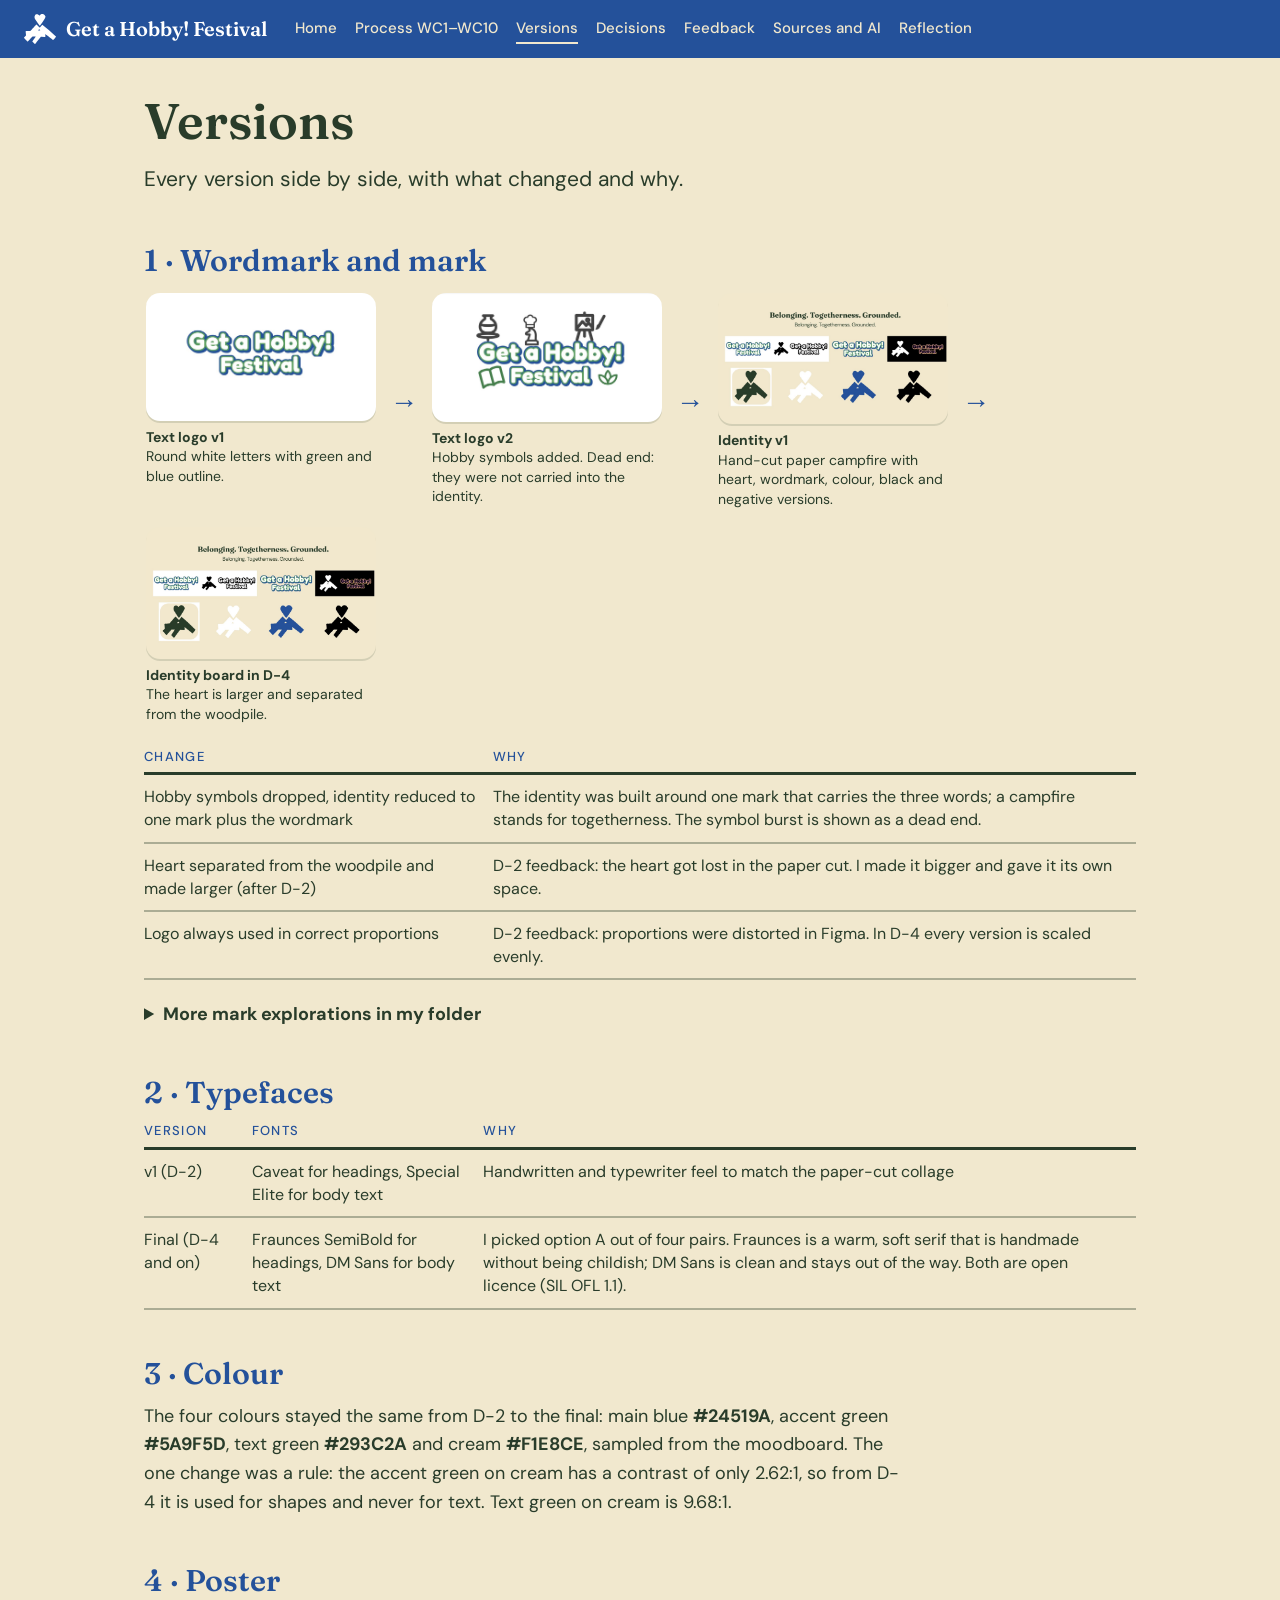
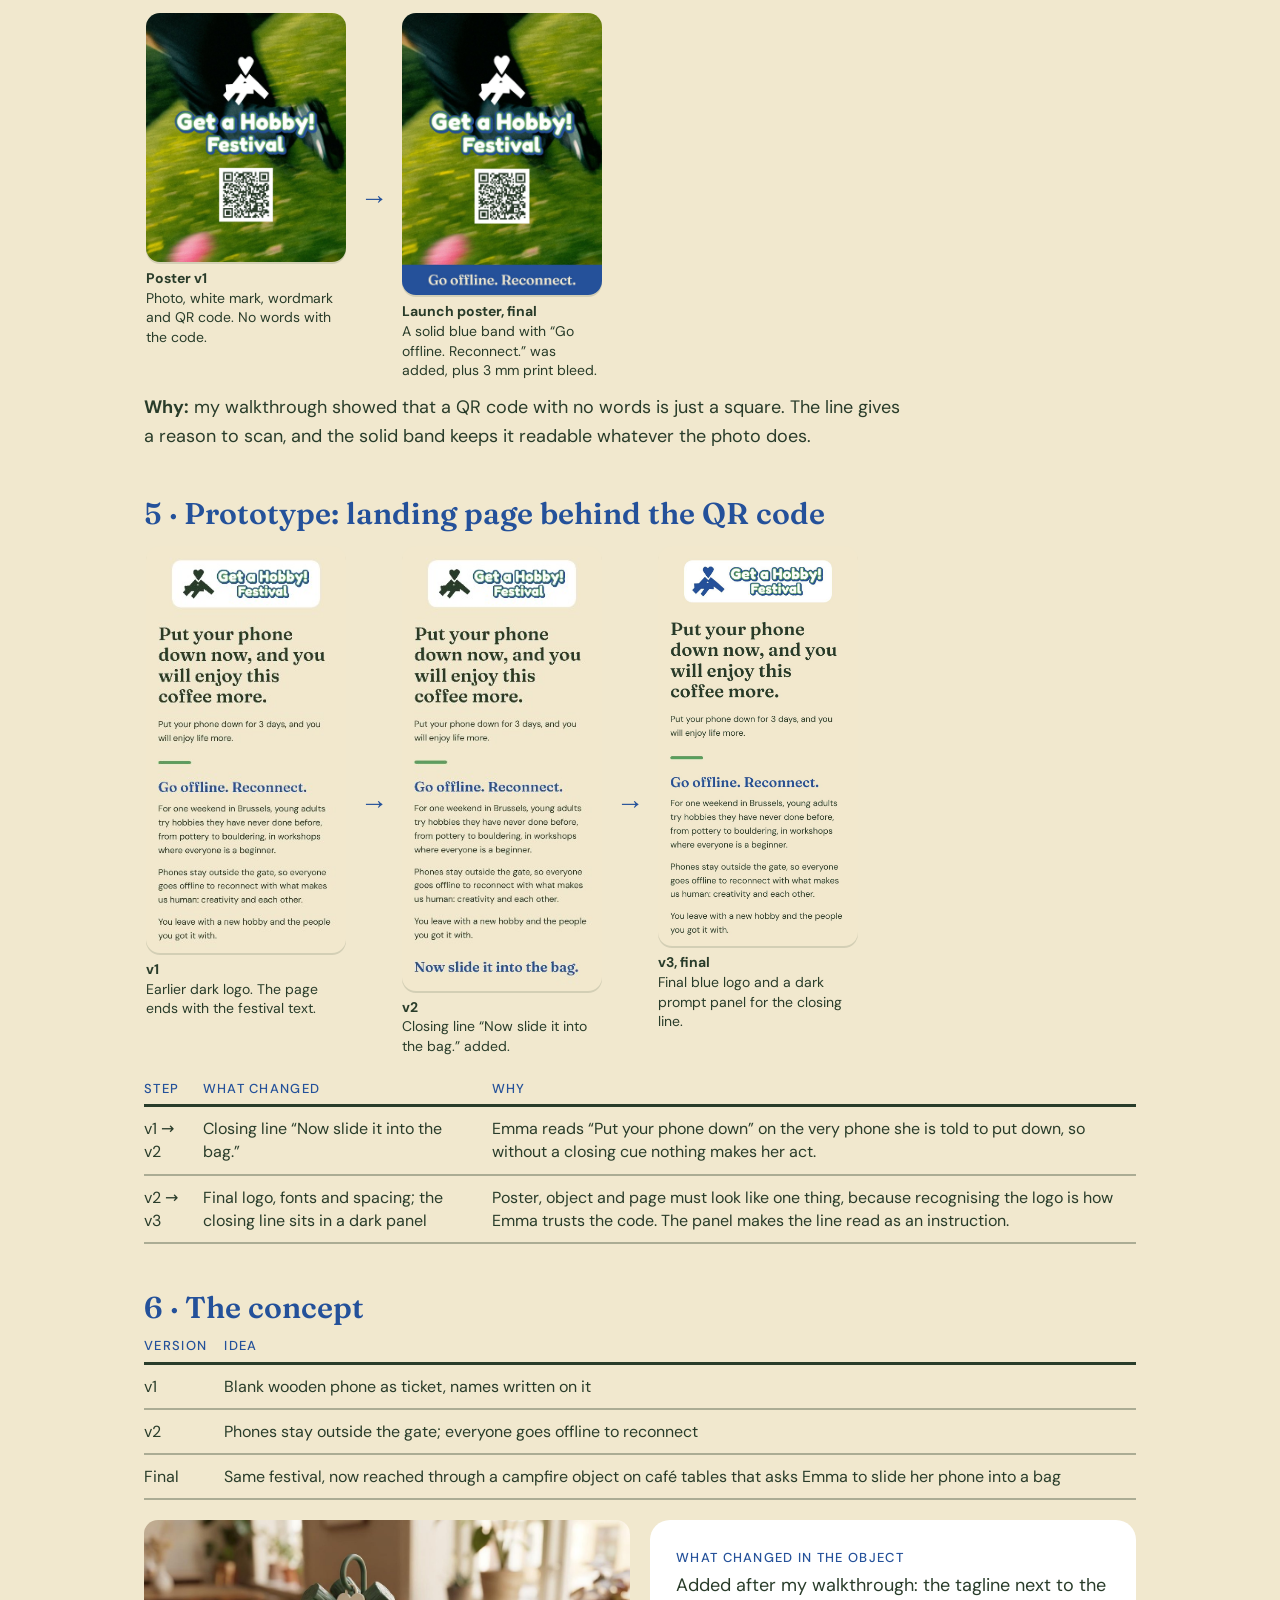
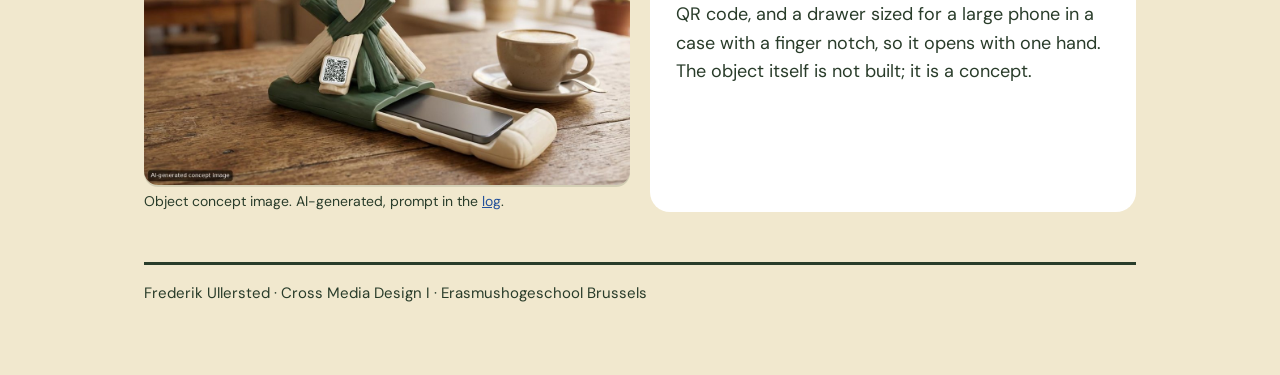
<file: versions.html>
<!doctype html><html lang="en"><head><meta charset="utf-8"><meta name="viewport" content="width=device-width,initial-scale=1">
<title>Versions · Get a Hobby! Festival process portfolio</title><meta name="description" content="Process portfolio for the Get a Hobby! Festival, Cross Media Design I, Erasmushogeschool Brussel">
<link rel="stylesheet" href="style.css"></head><body>
<header class="site"><a class="brand" href="index.html"><img src="img/mark_blue.svg" alt="">Get a Hobby! Festival</a><nav><a href="index.html" class="">Home</a><a href="process.html" class="">Process WC1–WC10</a><a href="versions.html" class="on">Versions</a><a href="decisions.html" class="">Decisions</a><a href="feedback.html" class="">Feedback</a><a href="sources.html" class="">Sources and AI</a><a href="reflection.html" class="">Reflection</a></nav></header>
<main>
<h1>Versions</h1>
<p class="lead">Every version side by side, with what changed and why.</p>

<h2>1 · Wordmark and mark</h2>
<div class="vstrip">
<figure class="wide"><img src="img/text_logo_v1.jpg" alt="&lt;b&gt;Text logo v1&lt;/b&gt;&lt;br&gt;Round white letters with green and blue outline." loading="lazy"><figcaption><b>Text logo v1</b><br>Round white letters with green and blue outline.</figcaption></figure><div class="arrow">→</div>
<figure class="wide"><img src="img/text_logo_v2.jpg" alt="&lt;b&gt;Text logo v2&lt;/b&gt;&lt;br&gt;Hobby symbols added. Dead end: they were not carried into the identity." loading="lazy"><figcaption><b>Text logo v2</b><br>Hobby symbols added. Dead end: they were not carried into the identity.</figcaption></figure><div class="arrow">→</div>
<figure class="wide"><img src="img/identity_v1_20oct.jpg" alt="&lt;b&gt;Identity v1&lt;/b&gt;&lt;br&gt;Hand-cut paper campfire with heart, wordmark, colour, black and negative versions." loading="lazy"><figcaption><b>Identity v1</b><br>Hand-cut paper campfire with heart, wordmark, colour, black and negative versions.</figcaption></figure><div class="arrow">→</div>
<figure class="wide"><img src="img/identity_board_d4.jpg" alt="&lt;b&gt;Identity board in D-4&lt;/b&gt;&lt;br&gt;The heart is larger and separated from the woodpile." loading="lazy"><figcaption><b>Identity board in D-4</b><br>The heart is larger and separated from the woodpile.</figcaption></figure>
</div>
<table><thead><tr><th>Change</th><th>Why</th></tr></thead><tbody>
<tr><td>Hobby symbols dropped, identity reduced to one mark plus the wordmark</td><td>The identity was built around one mark that carries the three words; a campfire stands for togetherness. The symbol burst is shown as a dead end.</td></tr>
<tr><td>Heart separated from the woodpile and made larger (after D-2)</td><td>D-2 feedback: the heart got lost in the paper cut. I made it bigger and gave it its own space.</td></tr>
<tr><td>Logo always used in correct proportions</td><td>D-2 feedback: proportions were distorted in Figma. In D-4 every version is scaled evenly.</td></tr>
</tbody></table>
<details><summary><b>More mark explorations in my folder</b></summary>
<div class="grid g3" style="margin-top:12px"><figure class=""><img src="img/mark_explore_a.jpg" alt="Mark exploration A" loading="lazy"><figcaption>Mark exploration A</figcaption></figure><figure class=""><img src="img/mark_explore_b.jpg" alt="Mark exploration B: hearts rising" loading="lazy"><figcaption>Mark exploration B: hearts rising</figcaption></figure><figure class=""><img src="img/mark_explore_c.jpg" alt="Mark exploration C" loading="lazy"><figcaption>Mark exploration C</figcaption></figure></div>
<p style="margin-top:10px"></p></details>

<h2>2 · Typefaces</h2>
<table><thead><tr><th>Version</th><th>Fonts</th><th>Why</th></tr></thead><tbody>
<tr><td>v1 (D-2)</td><td>Caveat for headings, Special Elite for body text</td><td>Handwritten and typewriter feel to match the paper-cut collage</td></tr>
<tr><td>Final (D-4 and on)</td><td>Fraunces SemiBold for headings, DM Sans for body text</td><td>I picked option A out of four pairs. Fraunces is a warm, soft serif that is handmade without being childish; DM Sans is clean and stays out of the way. Both are open licence (SIL OFL 1.1).</td></tr>
</tbody></table>

<h2>3 · Colour</h2>
<p>The four colours stayed the same from D-2 to the final: main blue <b>#24519A</b>, accent green <b>#5A9F5D</b>, text green <b>#293C2A</b> and cream <b>#F1E8CE</b>, sampled from the moodboard. The one change was a rule: the accent green on cream has a contrast of only 2.62:1, so from D-4 it is used for shapes and never for text. Text green on cream is 9.68:1.</p>

<h2>4 · Poster</h2>
<div class="vstrip">
<figure class="phone"><img src="img/poster_v1.jpg" alt="&lt;b&gt;Poster v1&lt;/b&gt;&lt;br&gt;Photo, white mark, wordmark and QR code. No words with the code." loading="lazy"><figcaption><b>Poster v1</b><br>Photo, white mark, wordmark and QR code. No words with the code.</figcaption></figure><div class="arrow">→</div>
<figure class="phone"><img src="img/poster_final.jpg" alt="&lt;b&gt;Launch poster, final&lt;/b&gt;&lt;br&gt;12 Nov 2026. A solid blue band with “Go offline. Reconnect.” was added, plus 3 mm print bleed." loading="lazy"><figcaption><b>Launch poster, final</b><br>A solid blue band with “Go offline. Reconnect.” was added, plus 3 mm print bleed.</figcaption></figure>
</div>
<p><b>Why:</b> my walkthrough showed that a QR code with no words is just a square. The line gives a reason to scan, and the solid band keeps it readable whatever the photo does.</p>

<h2>5 · Prototype: landing page behind the QR code</h2>
<div class="vstrip">
<figure class="phone"><img src="img/landing_v1.jpg" alt="&lt;b&gt;v1&lt;/b&gt;&lt;br&gt;Earlier dark logo. The page ends with the festival text." loading="lazy"><figcaption><b>v1</b><br>Earlier dark logo. The page ends with the festival text.</figcaption></figure><div class="arrow">→</div>
<figure class="phone"><img src="img/landing_v2.jpg" alt="&lt;b&gt;v2&lt;/b&gt;&lt;br&gt;Closing line “Now slide it into the bag.” added." loading="lazy"><figcaption><b>v2</b><br>Closing line “Now slide it into the bag.” added.</figcaption></figure><div class="arrow">→</div>
<figure class="phone"><img src="img/landing_v3.jpg" alt="&lt;b&gt;v3, final&lt;/b&gt;&lt;br&gt;Final blue logo and a dark prompt panel for the closing line." loading="lazy"><figcaption><b>v3, final</b><br>Final blue logo and a dark prompt panel for the closing line.</figcaption></figure>
</div>
<table><thead><tr><th>Step</th><th>What changed</th><th>Why</th></tr></thead><tbody>
<tr><td>v1 → v2</td><td>Closing line “Now slide it into the bag.”</td><td>Emma reads “Put your phone down” on the very phone she is told to put down, so without a closing cue nothing makes her act.</td></tr>
<tr><td>v2 → v3</td><td>Final logo, fonts and spacing; the closing line sits in a dark panel</td><td>Poster, object and page must look like one thing, because recognising the logo is how Emma trusts the code. The panel makes the line read as an instruction.</td></tr>
</tbody></table>

<h2>6 · The concept</h2>
<table><thead><tr><th>Version</th><th>Idea</th></tr></thead><tbody>
<tr><td>v1</td><td>Blank wooden phone as ticket, names written on it</td></tr>
<tr><td>v2</td><td>Phones stay outside the gate; everyone goes offline to reconnect</td></tr>
<tr><td>Final</td><td>Same festival, now reached through a campfire object on café tables that asks Emma to slide her phone into a bag</td></tr>
</tbody></table>
<div class="grid g2"><figure class=""><img src="img/object_concept.jpg" alt="Object concept image. AI-generated, prompt in the &lt;a href=&quot;sources.html&quot;&gt;log&lt;/a&gt;." loading="lazy"><figcaption>Object concept image. AI-generated, prompt in the <a href="sources.html">log</a>.</figcaption></figure>
<div class="card"><div class="tag">What changed in the object</div><p style="margin:0">Added after my walkthrough: the tagline next to the QR code, and a drawer sized for a large phone in a case with a finger notch, so it opens with one hand. The object itself is not built; it is a concept.</p></div></div>

<footer>Frederik Ullersted · Cross Media Design I · Erasmushogeschool Brussels</footer></main></body></html>
</file>
<file: style.css>
@font-face{font-family:"Fraunces";font-weight:400;src:url(fonts/fraunces-latin-400-normal.woff2)}
@font-face{font-family:"Fraunces";font-weight:600;src:url(fonts/fraunces-latin-600-normal.woff2)}
@font-face{font-family:"DM Sans";font-weight:400;src:url(fonts/dm-sans-latin-400-normal.woff2)}
@font-face{font-family:"DM Sans";font-weight:500;src:url(fonts/dm-sans-latin-500-normal.woff2)}
@font-face{font-family:"DM Sans";font-weight:700;src:url(fonts/dm-sans-latin-700-normal.woff2)}
:root{--main:#24519A;--accent:#5A9F5D;--ink:#293C2A;--paper:#F1E8CE}
*{box-sizing:border-box}
body{margin:0;background:var(--paper);color:var(--ink);font:400 18px/1.6 "DM Sans",system-ui,sans-serif}
a{color:var(--main)}
header.site{background:var(--main);color:var(--paper);padding:14px 24px;display:flex;flex-wrap:wrap;gap:10px 28px;align-items:center;position:sticky;top:0;z-index:5}
header.site .brand{font:600 20px/1 "Fraunces",Georgia,serif;color:#fff;text-decoration:none;display:flex;align-items:center;gap:10px}
header.site .brand img{height:30px;filter:brightness(0) invert(1)}
header.site nav{display:flex;flex-wrap:wrap;gap:6px 18px}
header.site nav a{color:var(--paper);text-decoration:none;font:500 15px/1 "DM Sans";padding:6px 0;border-bottom:2px solid transparent}
header.site nav a:hover,header.site nav a.on{border-bottom-color:var(--paper)}
main{max-width:1040px;margin:0 auto;padding:36px 24px 70px}
h1{font:600 clamp(32px,5vw,50px)/1.1 "Fraunces",Georgia,serif;margin:0 0 14px}
h2{font:600 30px/1.2 "Fraunces",Georgia,serif;color:var(--main);margin:46px 0 10px}
h3{font:600 22px/1.25 "Fraunces",Georgia,serif;margin:26px 0 6px}
p{margin:0 0 14px;max-width:760px}
.lead{font-size:21px;max-width:800px}
.updated{display:inline-block;background:var(--ink);color:var(--paper);border-radius:999px;padding:7px 16px;font:500 15px/1 "DM Sans";margin:6px 0 24px}
.rule{height:6px;width:64px;background:var(--accent);border-radius:3px;margin:18px 0}
.grid{display:grid;gap:20px}
.g2{grid-template-columns:repeat(auto-fit,minmax(300px,1fr))}
.g3{grid-template-columns:repeat(auto-fit,minmax(220px,1fr))}
.g4{grid-template-columns:repeat(auto-fit,minmax(170px,1fr))}
figure{margin:0}
figure img{width:100%;height:auto;display:block;border-radius:14px;background:#fff;box-shadow:0 2px 0 rgba(41,60,42,.15)}
figcaption{font-size:14px;line-height:1.4;margin-top:7px}
.card{background:#fff;border-radius:20px;padding:22px 26px}
.card.dark{background:var(--ink);color:var(--paper)}
.card.blue{background:var(--main);color:var(--paper)}
.tag{display:inline-block;font:500 13px/1 "DM Sans";letter-spacing:.1em;text-transform:uppercase;color:var(--main);margin-bottom:6px}
.card.dark .tag,.card.blue .tag{color:var(--paper)}
.date{font:500 14px/1 "DM Sans";color:var(--main);letter-spacing:.04em}
table{border-collapse:collapse;width:100%;margin:12px 0 20px;font-size:16px;line-height:1.45}
th{text-align:left;font:500 13px/1.2 "DM Sans";letter-spacing:.1em;text-transform:uppercase;color:var(--main);border-bottom:3px solid var(--ink);padding:0 12px 8px 0}
td{border-bottom:2px solid rgba(41,60,42,.35);padding:10px 14px 10px 0;vertical-align:top}
.tablewrap{overflow-x:auto}
.entry{background:#fff;border-radius:22px;padding:26px 30px;margin:22px 0}
.entry h3{margin-top:2px}
.entry .meta{margin-bottom:10px}
.dead{border-left:6px solid var(--accent);padding:2px 0 2px 16px;margin:14px 0}
mark.confirm{background:#fff2a8;color:#5b4700;border:2px dashed #b38b00;border-radius:6px;padding:1px 7px;font:500 14px/1.4 "DM Sans"}
.timeline{display:grid;grid-template-columns:repeat(auto-fit,minmax(170px,1fr));gap:14px;margin:22px 0}
.timeline .step{background:#fff;border-radius:18px;padding:16px 18px;border-top:6px solid var(--main)}
.timeline .step.d{border-top-color:var(--accent)}
.timeline b{display:block;font:600 18px/1.25 "Fraunces",Georgia,serif;margin:4px 0}
.timeline small{font-size:14px;line-height:1.4;display:block}
.vstrip{display:flex;flex-wrap:wrap;gap:18px 14px;align-items:flex-start;padding:4px 2px 12px}
.vstrip figure{flex:0 0 auto;width:250px}
.vstrip figure.wide{width:230px}
.vstrip figure.phone{width:200px}
.vstrip figure img{background:#fff}
.arrow{align-self:center;font:600 28px "Fraunces";color:var(--main);flex:0 0 auto}
footer{border-top:3px solid var(--ink);margin-top:50px;padding-top:16px;font-size:15px}
.words{font:500 14px/1 "DM Sans";color:var(--main);margin-top:20px}
@media(max-width:640px){body{font-size:17px}.entry{padding:20px}}
</file>
